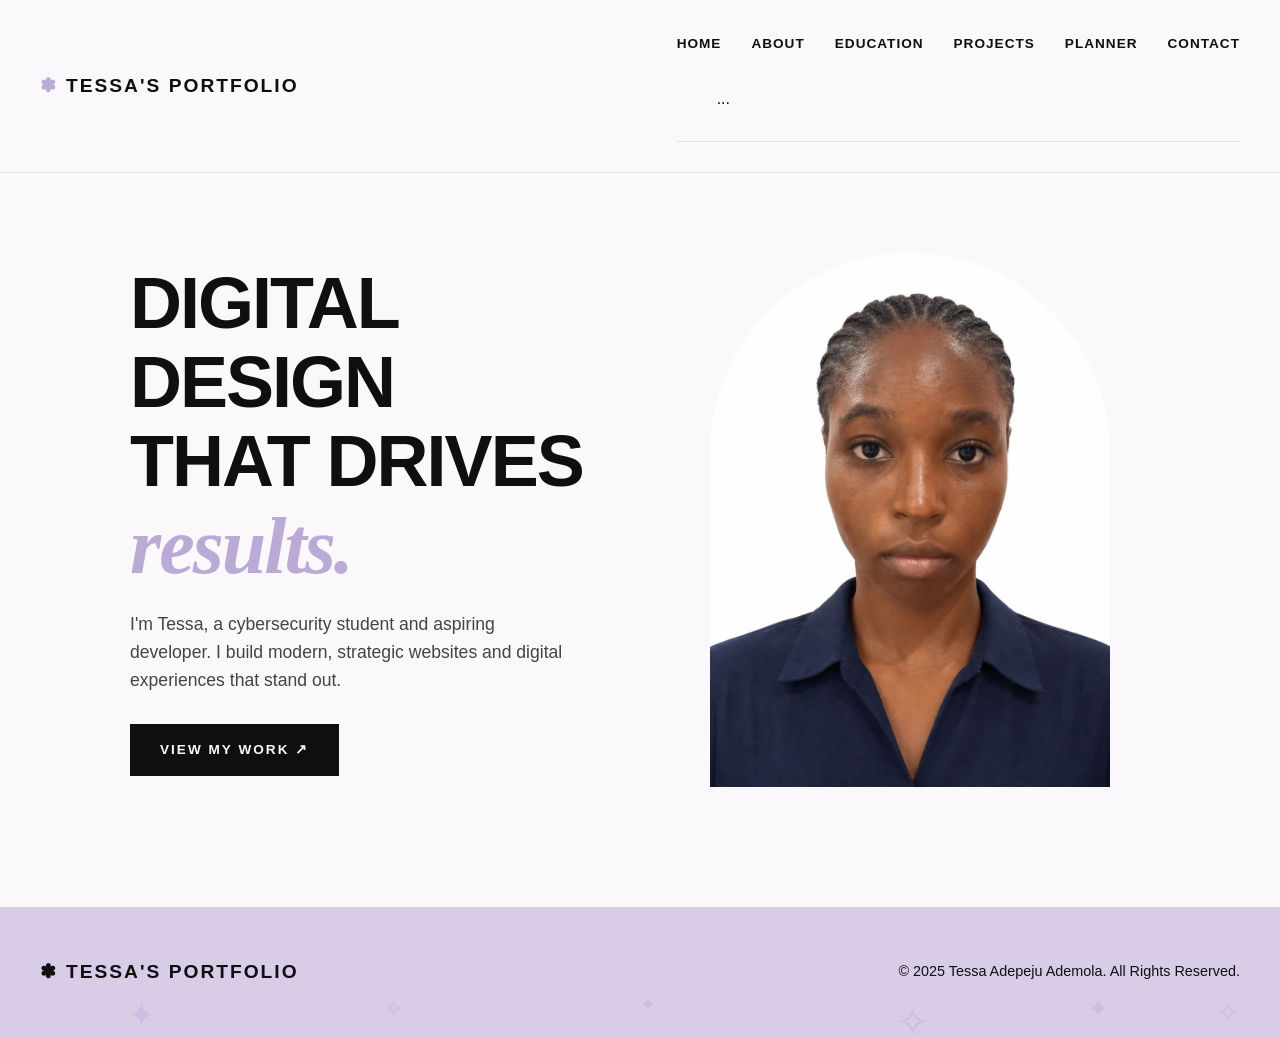
<file: index.html>
<header>
    <h1>Tessa's portfolio</h1>
    <nav>
      <ul>
        <li><a href="index.html">Home</a></li>
        <li><a href="about.html">About</a></li>
        <li><a href="education.html">Education</a></li>
        <li><a href="projects.html">Projects</a></li>
        <li><a href="planner.html">Planner</a></li>
        <li><a href="contact.html">Contact</a></li>
      </ul>
      <body>

  <!-- Floating Sparkles -->
  <div class="sparkles">
    <span>✦</span>
    <span>✧</span>
    <span>✦</span>
    <span>✧</span>
    <span>✦</span>
    <span>✧</span>
  </div>

  <header>
  ...
    </nav>
  </header>
  <link rel="stylesheet" href="style.css">
  <main>
    <section class="hero-split">
      
      <div class="hero-text">
        <h2>
          Digital Design<br>
          That Drives<br>
          <em>results.</em>
        </h2>
        <p>I'm Tessa, a cybersecurity student and aspiring developer. I build modern, strategic websites and digital experiences that stand out.</p>
        <a href="projects.html" class="btn-primary">View My Work ↗</a>
      </div>

      <div class="hero-image">
        <!-- MAKE SURE YOUR PHOTO IS NAMED aoki.jpg -->
        <img src="aoki.jpg" alt="Tessa Adepeju Ademola">
      </div>

    </section>
  </main>

  <footer>
    <h1>Tessa's portfolio</h1>
    <p>© 2025 Tessa Adepeju Ademola. All Rights Reserved.</p>
  </footer>
</file>
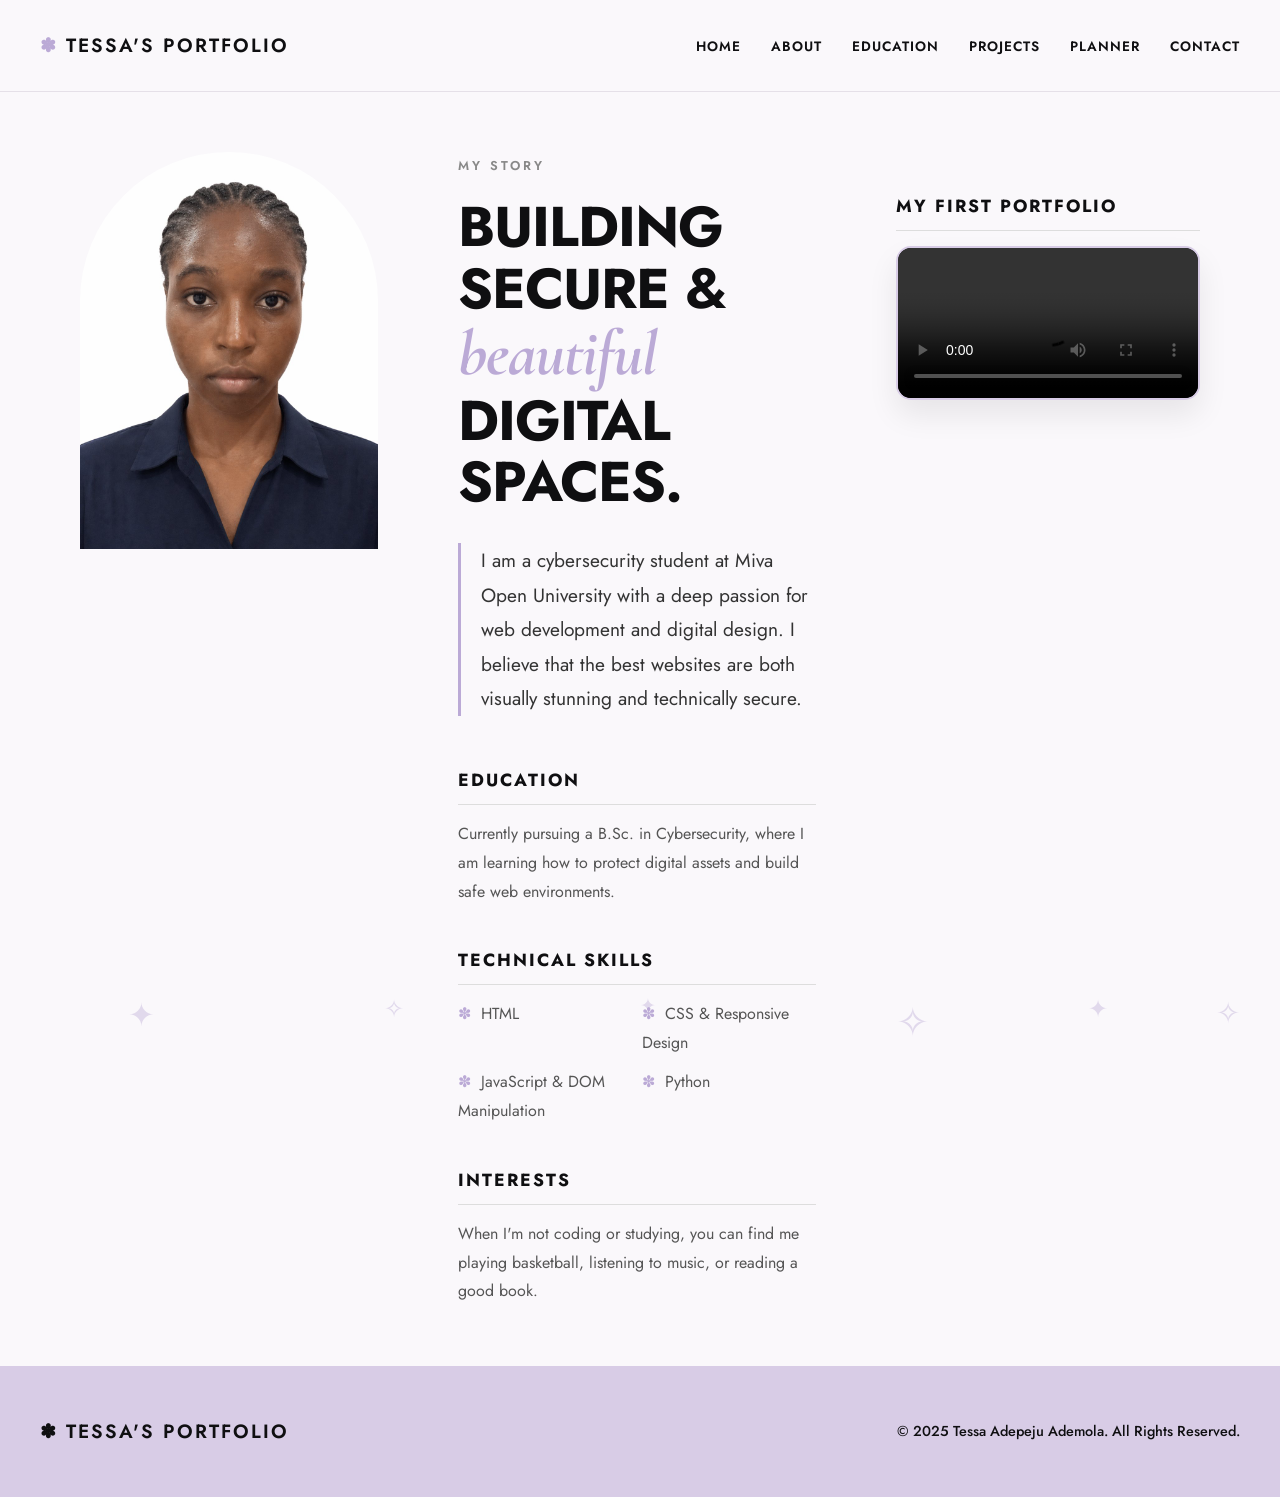
<file: about.html>
<!DOCTYPE html>
<html lang="en">
<head>
  <meta charset="UTF-8">
  <meta name="viewport" content="width=device-width, initial-scale=1.0">
  <title>About | Tessa Studio</title>
  
  <!-- FONTS -->
  <link href="https://fonts.googleapis.com/css2?family=Cormorant+Garamond:ital,wght@0,400;0,600;1,400;1,600&family=Jost:wght@300;400;600&display=swap" rel="stylesheet">
  
  <!-- CSS LINK -->
  <link rel="stylesheet" href="style.css">
</head>
<body>

  <!-- Floating Sparkles -->
  <div class="sparkles">
    <span>✦</span>
    <span>✧</span>
    <span>✦</span>
    <span>✧</span>
    <span>✦</span>
    <span>✧</span>
  </div>

  <header>
    <h1>Tessa's portfolio</h1>
    <nav>
      <ul>
        <li><a href="index.html">Home</a></li>
        <li><a href="about.html">About</a></li>
        <li><a href="education.html">Education</a></li>
        <li><a href="projects.html">Projects</a></li>
        <li><a href="planner.html">Planner</a></li>
        <li><a href="contact.html">Contact</a></li>
      </ul>
    </nav>
  </header>

  <!-- THE ABOUT LAYOUT -->
  <main class="about-layout">
    
    <!-- Left Side: Image -->
    <div class="about-image-container">
      <img src="aoki.jpg" alt="Tessa Adepeju Ademola">
    </div>

    <!-- Right Side: Text -->
    <div class="about-content">
      <span class="section-label">My Story</span>
      <h2>Building secure & <em>beautiful</em> digital spaces.</h2>
      
      <p class="lead-text">I am a cybersecurity student at Miva Open University with a deep passion for web development and digital design. I believe that the best websites are both visually stunning and technically secure.</p>
      
      <div class="about-details">
        <div class="detail-block">
          <h3>Education</h3>
          <p>Currently pursuing a B.Sc. in Cybersecurity, where I am learning how to protect digital assets and build safe web environments.</p>
        </div>
        
        <div class="detail-block">
          <h3>Technical Skills</h3>
          <ul class="skills-list">
            <li>HTML</li>
          <li>CSS & Responsive Design</li>
            <li>JavaScript & DOM Manipulation</li>
            <li>Python</li>
          </ul>
        </div>

        <div class="detail-block">
          <h3>Interests</h3>
          <p>When I'm not coding or studying, you can find me playing basketball, listening to music, or reading a good book.</p>
        </div>
      </div>
    </div>
    <!-- PASTE THIS RIGHT BEFORE THE </main> TAG -->
        <div class="detail-block video-section">
          <h3>My first portfolio</h3>
          <div class="video-container">
            <!-- Replace "my-video.mp4" with your actual video file name -->
            <video controls>
              <source src="video.mp4" type="video/mp4">
              Your browser does not support the video tag.
            </video>
          </div>
          <p style="font-size: 0.85rem; margin-top: 10px; color: #888;">
        
          </p>
        </div>
      </div>
    </div>
  </main>

  </main>

  <footer>
    <h1>Tessa's portfolio</h1>
    <p>© 2025 Tessa Adepeju Ademola. All Rights Reserved.</p>
  </footer>

</body>
</html>
</file>
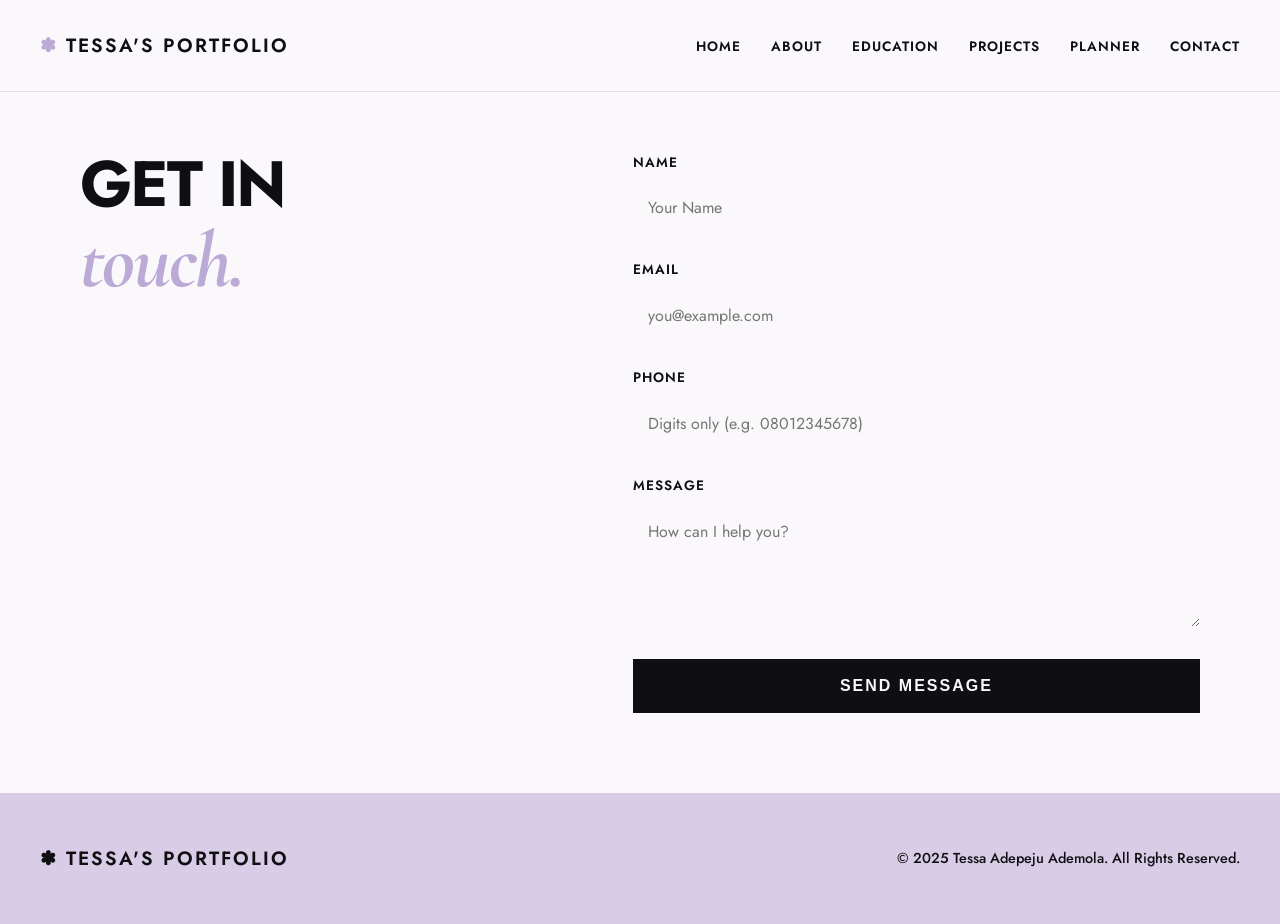
<file: contact.html>
<!DOCTYPE html>
<html lang="en">
<head>
  <meta charset="UTF-8">
  <meta name="viewport" content="width=device-width, initial-scale=1.0">
  <title>Contact | Tessa Studio</title>
  <link href="https://fonts.googleapis.com/css2?family=Cormorant+Garamond:ital,wght@0,400;0,600;1,400;1,600&family=Jost:wght@300;400;600&display=swap" rel="stylesheet">
  <link rel="stylesheet" href="style.css">
</head>
<body>

  <header>
    <h1>Tessa's portfolio</h1>
    <nav>
      <ul>
        <li><a href="index.html">Home</a></li>
        <li><a href="about.html">About</a></li>
        <li><a href="education.html">Education</a></li>
        <li><a href="projects.html">Projects</a></li>
        <li><a href="planner.html">Planner</a></li>
        <li><a href="contact.html">Contact</a></li>
      </ul>
    </nav>
  </header>

  <main class="page-layout">
    <div class="sidebar-title">
      <h2>Get In<br><em>Touch.</em></h2>
    </div>

    <div class="main-content">
      <form id="contactForm" class="contact-form" style="background: none; padding: 0; max-width: 100%;">
        <div class="field">
          <label>Name</label>
          <input type="text" id="name" placeholder="Your Name">
        </div>
        <div class="field">
          <label>Email</label>
          <input type="text" id="email" placeholder="you@example.com">
        </div>
        <div class="field">
          <label>Phone</label>
          <input type="text" id="phone" placeholder="Digits only (e.g. 08012345678)">
        </div>
        <div class="field">
          <label>Message</label>
          <textarea id="message" rows="4" placeholder="How can I help you?"></textarea>
        </div>
        <button type="submit" class="btn-submit">Send Message</button>
        <p id="result" class="result-msg"></p>
      </form>
    </div>
  </main>

  <footer>
    <h1>Tessa's portfolio</h1>
    <p>© 2025 Tessa Adepeju Ademola. All Rights Reserved.</p>
  </footer>

  <script>
    document.getElementById("contactForm").addEventListener("submit", function(e) {
      e.preventDefault();
      const name = document.getElementById("name").value.trim();
      const email = document.getElementById("email").value.trim();
      const phone = document.getElementById("phone").value.trim();
      const message = document.getElementById("message").value.trim();
      const result = document.getElementById("result");

      if (name === "" || email === "" || phone === "" || message === "") {
        result.textContent = "Error: All fields are required.";
        result.style.color = "red";
        return;
      }
      if (!/^[^\s@]+@[^\s@]+\.[^\s@]+$/.test(email)) {
        result.textContent = "Error: Invalid email format.";
        result.style.color = "red";
        return;
      }
      if (!/^\d+$/.test(phone)) {
        result.textContent = "Error: Phone must contain only digits.";
        result.style.color = "red";
        return;
      }
      result.textContent = "Success! Thank you, " + name + ". I'll be in touch.";
      result.style.color = "green";
      this.reset();
    });
  </script>

</body>
</html>
</file>
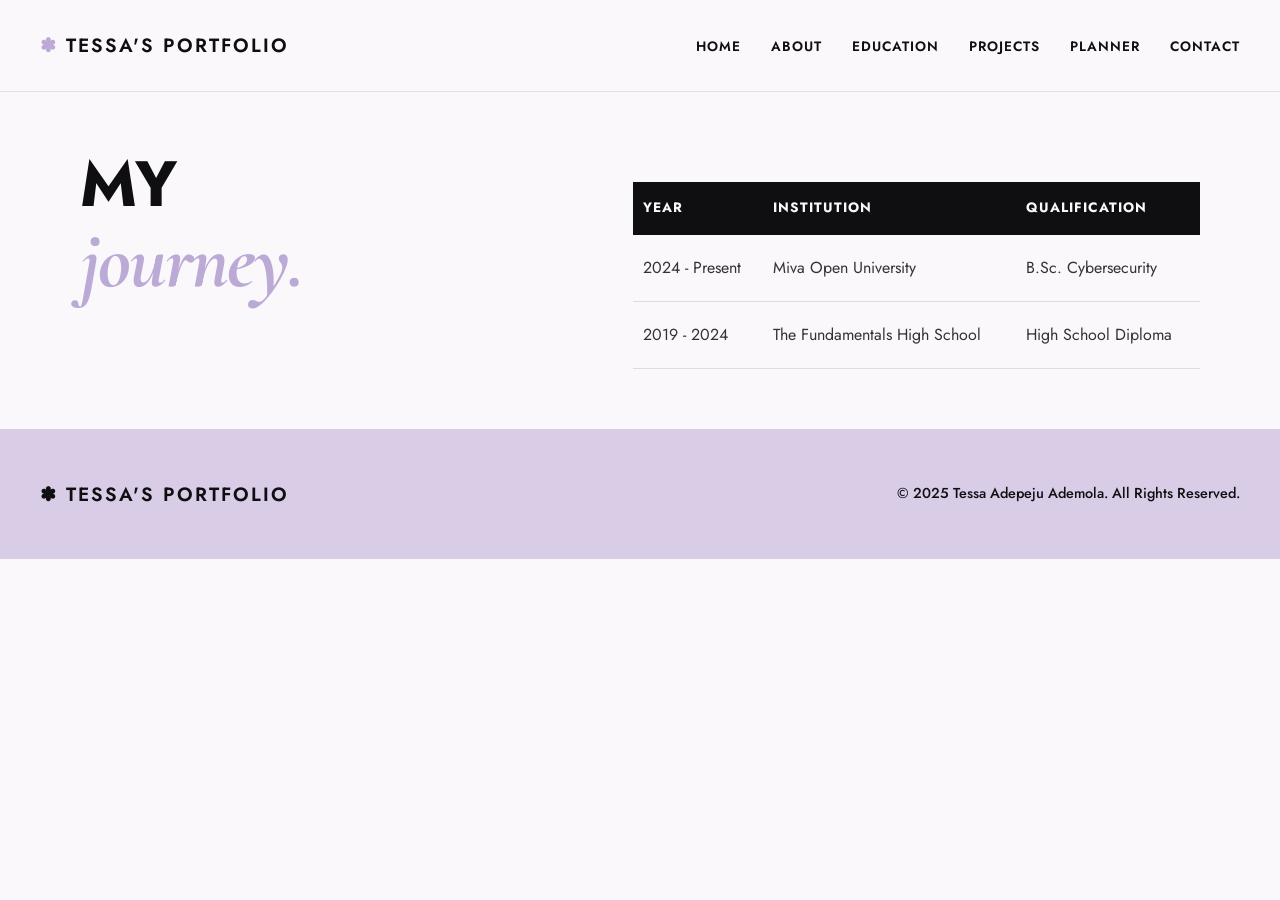
<file: education.html>
<!DOCTYPE html>
<html lang="en">
<head>
  <meta charset="UTF-8">
  <meta name="viewport" content="width=device-width, initial-scale=1.0">
  <title>Education | Tessa Studio</title>
  <link href="https://fonts.googleapis.com/css2?family=Cormorant+Garamond:ital,wght@0,400;0,600;1,400;1,600&family=Jost:wght@300;400;600&display=swap" rel="stylesheet">
  <link rel="stylesheet" href="style.css">
</head>
<body>

  <header>
    <h1>Tessa's portfolio</h1>
    <nav>
      <ul>
        <li><a href="index.html">Home</a></li>
        <li><a href="about.html">About</a></li>
        <li><a href="education.html">Education</a></li>
        <li><a href="projects.html">Projects</a></li>
        <li><a href="planner.html">Planner</a></li>
        <li><a href="contact.html">Contact</a></li>
      </ul>
    </nav>
  </header>

  <main class="page-layout">
    <div class="sidebar-title">
      <h2>My<br><em>Journey.</em></h2>
    </div>

    <div class="main-content">
      <table class="edu-table">
        <thead>
          <tr>
            <th>Year</th>
            <th>Institution</th>
            <th>Qualification</th>
          </tr>
        </thead>
        <tbody>
          <tr>
            <td>2024 - Present</td>
            <td>Miva Open University</td>
            <td>B.Sc. Cybersecurity</td>
          </tr>
          <tr>
            <td>2019 - 2024</td>
            <td>The Fundamentals High School</td>
            <td>High School Diploma</td>
          </tr>
        </tbody>
      </table>
    </div>
  </main>

  <footer>
    <h1>Tessa's portfolio</h1>
    <p>© 2025 Tessa Adepeju Ademola. All Rights Reserved.</p>
  </footer>

</body>
</html>
</file>
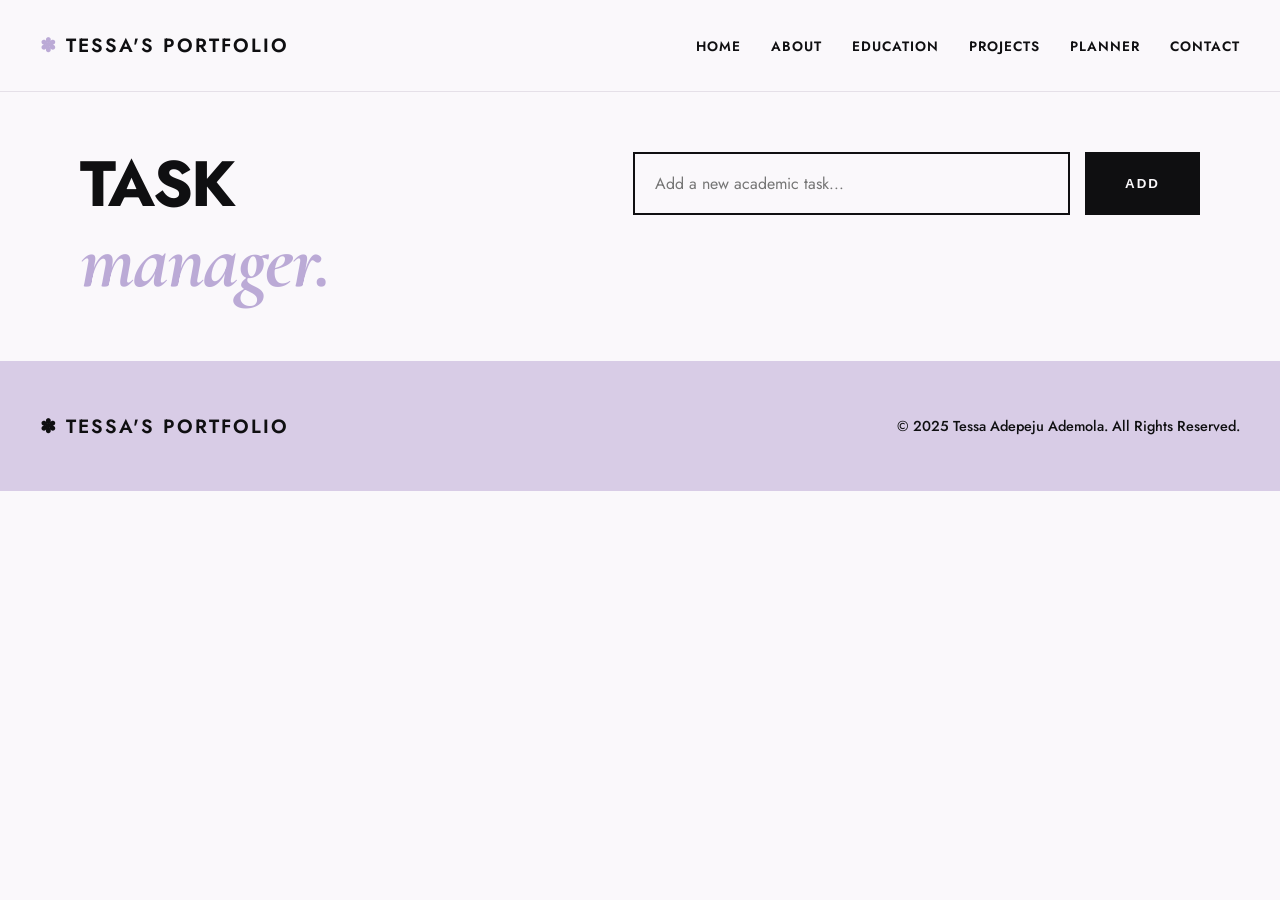
<file: planner.html>
<!DOCTYPE html>
<html lang="en">
<head>
  <meta charset="UTF-8">
  <meta name="viewport" content="width=device-width, initial-scale=1.0">
  <title>Planner | Tessa Studio</title>
  <link href="https://fonts.googleapis.com/css2?family=Cormorant+Garamond:ital,wght@0,400;0,600;1,400;1,600&family=Jost:wght@300;400;600&display=swap" rel="stylesheet">
  <link rel="stylesheet" href="style.css">
</head>
<body>

  <header>
    <h1>Tessa's portfolio</h1>
    <nav>
      <ul>
        <li><a href="index.html">Home</a></li>
        <li><a href="about.html">About</a></li>
        <li><a href="education.html">Education</a></li>
        <li><a href="projects.html">Projects</a></li>
        <li><a href="planner.html">Planner</a></li>
        <li><a href="contact.html">Contact</a></li>
      </ul>
    </nav>
  </header>

  <main class="page-layout">
    <div class="sidebar-title">
      <h2>Task<br><em>Manager.</em></h2>
    </div>

    <div class="main-content">
      <div class="planner-box" style="margin: 0 0 30px 0; max-width: 100%;">
        <input type="text" id="taskInput" placeholder="Add a new academic task...">
        <button id="addBtn">Add</button>
      </div>

      <ul id="taskList" class="task-list" style="max-width: 100%;"></ul>
    </div>
  </main>

  <footer>
    <h1>Tessa's portfolio</h1>
    <p>© 2025 Tessa Adepeju Ademola. All Rights Reserved.</p>
  </footer>

  <script>
    const input = document.getElementById("taskInput");
    const addBtn = document.getElementById("addBtn");
    const list = document.getElementById("taskList");
    let tasks = [];

    function addTask() {
      const text = input.value.trim();
      if (text === "") return;
      tasks.push({ text: text, done: false });
      input.value = "";
      renderTasks();
    }

    function renderTasks() {
      list.innerHTML = "";
      tasks.forEach((task, index) => {
        const li = document.createElement("li");
        li.className = "task-item";
        if (task.done) li.classList.add("done");

        const span = document.createElement("span");
        span.textContent = task.text;
        
        const doneBtn = document.createElement("button");
        doneBtn.textContent = "✓";
        doneBtn.className = "btn-done";
        doneBtn.onclick = () => { tasks[index].done = !tasks[index].done; renderTasks(); };

        const delBtn = document.createElement("button");
        delBtn.textContent = "✕";
        delBtn.className = "btn-del";
        delBtn.onclick = () => { tasks.splice(index, 1); renderTasks(); };

        li.appendChild(span);
        li.appendChild(doneBtn);
        li.appendChild(delBtn);
        list.appendChild(li);
      });
    }

    addBtn.addEventListener("click", addTask);
    input.addEventListener("keypress", (e) => { if (e.key === "Enter") addTask(); });
  </script>

</body>
</html>
</file>
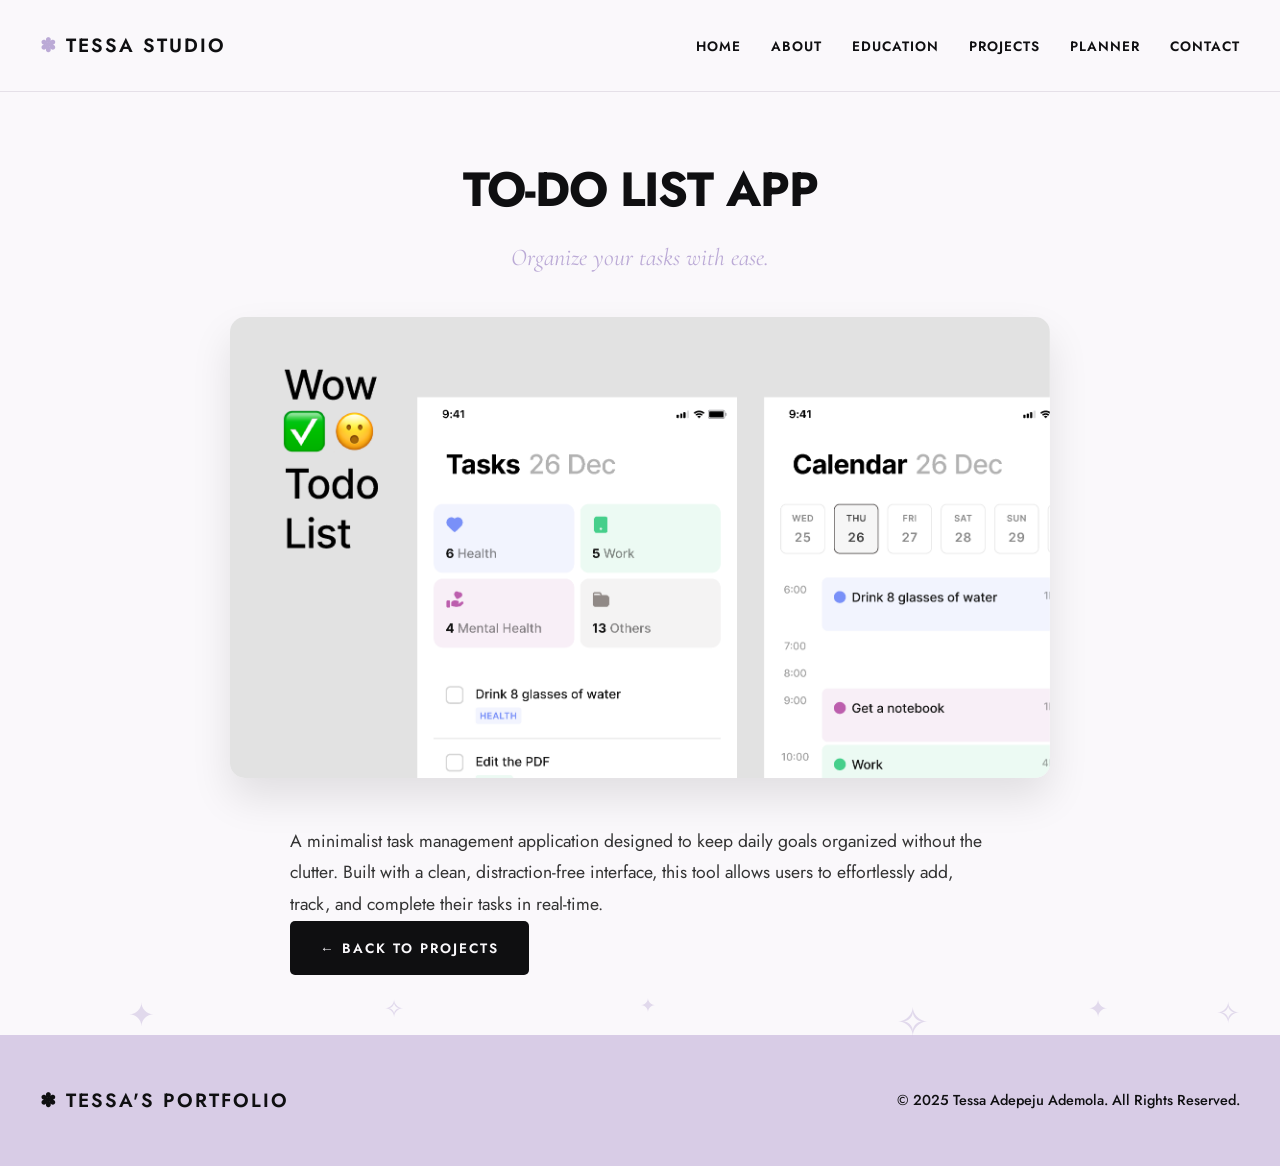
<file: project-3.html>
<!DOCTYPE html>
<html lang="en">
<head>
  <meta charset="UTF-8">
  <meta name="viewport" content="width=device-width, initial-scale=1.0">
  <title>Calculator App | Tessa Studio</title>
  <link href="https://fonts.googleapis.com/css2?family=Cormorant+Garamond:ital,wght@0,400;0,600;1,400;1,600&family=Jost:wght@300;400;600&display=swap" rel="stylesheet">
  <link rel="stylesheet" href="style.css">
</head>
<body>

  <!-- Floating Sparkles -->
  <div class="sparkles">
    <span>✦</span><span>✧</span><span>✦</span><span>✧</span><span>✦</span><span>✧</span>
  </div>

  <header>
    <h1>Tessa Studio</h1>
    <nav>
      <ul>
        <li><a href="index.html">Home</a></li>
        <li><a href="about.html">About</a></li>
        <li><a href="education.html">Education</a></li>
        <li><a href="projects.html">Projects</a></li>
        <li><a href="planner.html">Planner</a></li>
        <li><a href="contact.html">Contact</a></li>
      </ul>
    </nav>
  </header>

  <main class="single-project">
    <h1>To-Do List app</h1>
    <p class="project-tagline">Organize your tasks with ease.</p>
    
    <!-- Change the src to your own image if you have one -->
    <img src="kk.png" alt="To-Do List app Screenshot" class="project-image-large">

    <div class="project-writeup">
<p>A minimalist task management application designed to keep daily goals organized without the clutter. Built with a clean, distraction-free interface, this tool allows users to effortlessly add, track, and complete their tasks in real-time.</p>
    <a href="projects.html" class="back-btn">← Back to Projects</a>
  </main>

  <footer>
    <h1>Tessa's portfolio</h1>
    <p>© 2025 Tessa Adepeju Ademola. All Rights Reserved.</p>
  </footer>

</body>
</html>
</file>
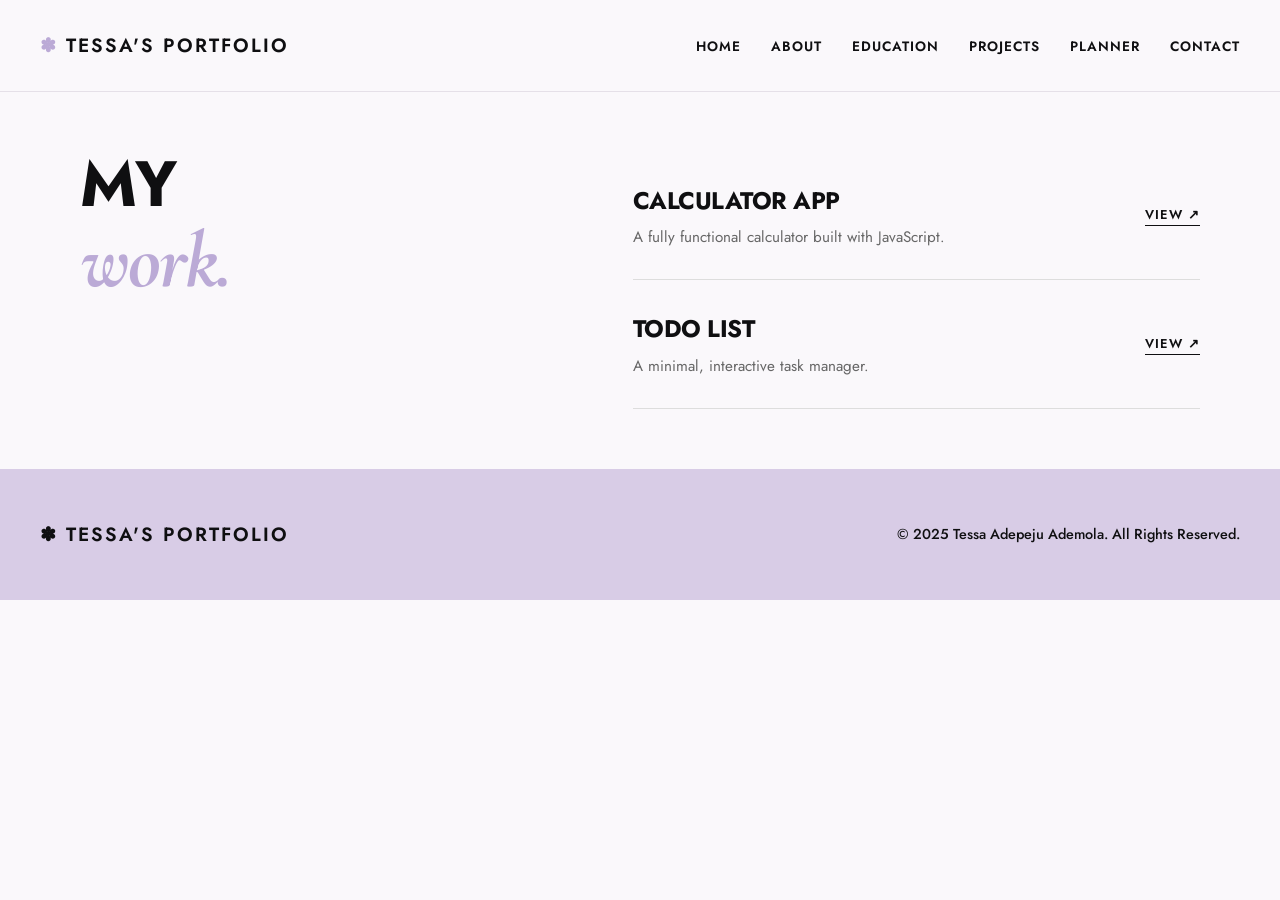
<file: projects.html>
<!DOCTYPE html>
<html lang="en">
<head>
  <meta charset="UTF-8">
  <meta name="viewport" content="width=device-width, initial-scale=1.0">
  <title>Projects | Tessa Studio</title>
  <link href="https://fonts.googleapis.com/css2?family=Cormorant+Garamond:ital,wght@0,400;0,600;1,400;1,600&family=Jost:wght@300;400;600&display=swap" rel="stylesheet">
  <link rel="stylesheet" href="style.css">
</head>
<body>

  <header>
    <h1>Tessa's portfolio</h1>
    <nav>
      <ul>
        <li><a href="index.html">Home</a></li>
        <li><a href="about.html">About</a></li>
        <li><a href="education.html">Education</a></li>
        <li><a href="projects.html">Projects</a></li>
        <li><a href="planner.html">Planner</a></li>
        <li><a href="contact.html">Contact</a></li>
      </ul>
    </nav>
  </header>

 <main class="page-layout">
    <div class="sidebar-title">
      <h2>My<br><em>Work.</em></h2>
    </div>

    <div class="main-content">
      <!-- Project 1 -->
      <div class="project-item">
        <div>
          <h3>Calculator App</h3>
          <p>A fully functional calculator built with JavaScript.</p>
        </div>
        <a href="project-1.html" class="project-link">View ↗</a>
      </div>

      <!-- Project 3 -->
      <div class="project-item">
        <div>
          <h3>Todo List</h3>
          <p>A minimal, interactive task manager.</p>
        </div>
        <a href="project-3.html" class="project-link">View ↗</a>
      </div>
    </div>
  </main>

  <footer>
    <h1>Tessa's portfolio</h1>
    <p>© 2025 Tessa Adepeju Ademola. All Rights Reserved.</p>
  </footer>

</body>
</html>
</file>
<file: style.css>
/* ==========================================
   MODERN LAVENDER & BLACK DESIGN SYSTEM
   ========================================== */
:root {
  --bg:        #faf8fb; /* Off-white background */
  --text:      #0f0f11; /* Deep black text */
  --lavender:  #d8cce6; /* Soft purple */
  --lavender-dark: #bbaad6;
  --card-bg:   #ffffff;
  
  --font-sans: 'Jost', sans-serif;
  --font-serif: 'Cormorant Garamond', serif;
}

* { margin: 0; padding: 0; box-sizing: border-box; }

body {
  background-color: var(--bg);
  color: var(--text);
  font-family: var(--font-sans);
  line-height: 1.6;
}

/* --- HEADER & NAVIGATION (Top Bar) --- */
header {
  background-color: var(--bg);
  padding: 30px 40px;
  display: flex;
  justify-content: space-between;
  align-items: center;
  border-bottom: 1px solid #e5e0e8;
}

header h1 {
  font-size: 1.2rem;
  font-weight: 600;
  letter-spacing: 2px;
  text-transform: uppercase;
}

header h1::before {
  content: "✽";
  color: var(--lavender-dark);
  margin-right: 8px;
}

nav ul {
  display: flex;
  gap: 30px;
  list-style: none;
  align-items: center;
}

nav a {
  color: var(--text);
  text-decoration: none;
  font-size: 0.85rem;
  font-weight: 600;
  text-transform: uppercase;
  letter-spacing: 1px;
  transition: color 0.3s;
}

nav a:hover { color: var(--lavender-dark); }

/* --- PAGE HEADERS (For inner pages) --- */
.page-header {
  text-align: center;
  padding: 80px 20px;
  background-color: var(--bg);
}

.page-header h2 {
  font-family: var(--font-sans);
  font-size: 3.5rem;
  font-weight: 400;
  text-transform: uppercase;
  letter-spacing: -1px;
}

.page-header h2 em {
  font-family: var(--font-serif);
  font-style: italic;
  color: var(--lavender-dark);
  text-transform: lowercase;
  font-size: 4.5rem;
}

/* --- MAIN CONTENT AREA --- */
main {
  padding: 40px 40px 80px;
  max-width: 1100px;
  margin: 0 auto;
}

/* --- HOME PAGE HERO LAYOUT --- */
.hero-split {
  display: flex;
  align-items: center;
  gap: 60px;
  padding: 40px 0;
}

.hero-text { flex: 1; }
.hero-text h2 {
  font-size: 4.5rem;
  line-height: 1.1;
  text-transform: uppercase;
  margin-bottom: 20px;
  letter-spacing: -2px;
}

.hero-text h2 em {
  font-family: var(--font-serif);
  font-style: italic;
  color: var(--lavender-dark);
  text-transform: lowercase;
  font-size: 5rem;
  display: block;
}

.hero-text p {
  font-size: 1.1rem;
  max-width: 450px;
  margin-bottom: 30px;
  color: #444;
}

.hero-image {
  flex: 1;
  position: relative;
}

.hero-image img {
  width: 100%;
  max-width: 400px;
  border-radius: 200px 200px 0 0; /* The arched window effect */
  display: block;
  margin: 0 auto;
}

/* Primary Button */
.btn-primary {
  display: inline-block;
  background-color: var(--text);
  color: var(--bg);
  padding: 15px 30px;
  text-decoration: none;
  font-size: 0.85rem;
  font-weight: 600;
  text-transform: uppercase;
  letter-spacing: 2px;
  transition: background 0.3s;
}

.btn-primary:hover { background-color: var(--lavender-dark); color: var(--text); }

/* --- CARDS (For Projects & Education) --- */
.card-grid {
  display: grid;
  grid-template-columns: repeat(auto-fit, minmax(300px, 1fr));
  gap: 30px;
  margin-top: 40px;
}

.card {
  background-color: var(--lavender);
  padding: 40px 30px;
  border-radius: 15px;
  text-align: left;
  transition: transform 0.3s;
}

.card:hover { transform: translateY(-5px); }

.card h3 {
  font-size: 1.5rem;
  text-transform: uppercase;
  margin-bottom: 15px;
  letter-spacing: -0.5px;
}

.card p { color: var(--text); font-size: 0.95rem; }

/* --- EDUCATION TABLE --- */
.edu-table {
  width: 100%;
  border-collapse: collapse;
  margin-top: 30px;
}

.edu-table th {
  background-color: var(--text);
  color: var(--bg);
  padding: 20px;
  text-align: left;
  text-transform: uppercase;
  letter-spacing: 1px;
  font-size: 0.85rem;
}

.edu-table td {
  padding: 20px;
  border-bottom: 1px solid #d8cce6;
  font-size: 1rem;
}

/* --- PLANNER PAGE --- */
.planner-box {
  display: flex;
  gap: 15px;
  max-width: 700px;
  margin: 0 auto 40px auto;
}

.planner-box input {
  flex: 1;
  padding: 18px 20px;
  border: 2px solid var(--text);
  background-color: transparent;
  font-family: var(--font-sans);
  font-size: 1rem;
  outline: none;
}

.planner-box input:focus { border-color: var(--lavender-dark); }

.planner-box button {
  padding: 0 40px;
  background-color: var(--text);
  color: var(--bg);
  border: none;
  font-weight: 600;
  text-transform: uppercase;
  letter-spacing: 2px;
  cursor: pointer;
}

.planner-box button:hover { background-color: var(--lavender-dark); color: var(--text); }

.task-list { list-style: none; max-width: 700px; margin: 0 auto; }

.task-item {
  background-color: var(--lavender);
  padding: 18px 25px;
  margin-bottom: 15px;
  border-radius: 10px;
  display: flex;
  justify-content: space-between;
  align-items: center;
  font-weight: 500;
}

.task-item.done span { text-decoration: line-through; opacity: 0.5; }

.btn-done, .btn-del {
  background: var(--text);
  color: var(--bg);
  border: none;
  width: 35px;
  height: 35px;
  border-radius: 50%;
  cursor: pointer;
  margin-left: 10px;
}

/* --- CONTACT PAGE --- */
.contact-form {
  max-width: 600px;
  margin: 0 auto;
  background-color: var(--lavender);
  padding: 50px;
  border-radius: 20px;
}

.field { margin-bottom: 25px; text-align: left; }

.field label {
  display: block;
  margin-bottom: 8px;
  font-size: 0.85rem;
  font-weight: 600;
  text-transform: uppercase;
  letter-spacing: 1px;
}

.field input, .field textarea {
  width: 100%;
  padding: 15px;
  border: none;
  background-color: var(--bg);
  font-family: var(--font-sans);
  font-size: 1rem;
  outline: none;
}

.btn-submit {
  width: 100%;
  padding: 18px;
  background-color: var(--text);
  color: var(--bg);
  border: none;
  font-size: 1rem;
  font-weight: 600;
  cursor: pointer;
  text-transform: uppercase;
  letter-spacing: 2px;
}

.btn-submit:hover { background-color: var(--lavender-dark); color: var(--text); }

.result-msg { text-align: center; margin-top: 20px; font-weight: 600; }

/* --- FOOTER --- */
footer {
  background-color: var(--lavender);
  color: var(--text);
  padding: 50px 40px;
  display: flex;
  justify-content: space-between;
  align-items: center;
}

footer h1 {
  font-size: 1.2rem;
  font-weight: 600;
  letter-spacing: 2px;
  text-transform: uppercase;
}

footer h1::before {
  content: "✽";
  margin-right: 8px;
}

footer p {
  font-size: 0.9rem;
  font-weight: 500;
}

/* --- MOBILE RESPONSIVENESS (Required) --- */
@media (max-width: 768px) {
  header { flex-direction: column; gap: 20px; padding: 20px; }
  nav ul { flex-wrap: wrap; justify-content: center; gap: 15px; }
  
  .hero-split { flex-direction: column-reverse; text-align: center; gap: 30px; }
  .hero-text h2 { font-size: 3rem; }
  .hero-text h2 em { font-size: 3.5rem; }
  .hero-text p { margin: 0 auto 20px; }
  
  .page-header h2 { font-size: 2.5rem; }
  .page-header h2 em { font-size: 3rem; }
  
  .planner-box { flex-direction: column; }
  .planner-box button { padding: 18px; }
  
  footer { flex-direction: column; gap: 15px; text-align: center; }
}/* ---------- BUSINESS & CLASSY ABOUT PAGE ---------- */
.about-layout {
  display: flex;
  gap: 80px;
  max-width: 1200px;
  margin: 60px auto;
  padding: 0 40px;
  align-items: flex-start;
}

/* Left side image */
.about-image-container {
  flex: 1;
  position: sticky;
  top: 120px; /* Keeps image in view while scrolling text */
}

.about-image-container img {
  width: 100%;
  border-radius: 200px 200px 0 0; /* Matches the homepage arch */
  display: block;
  filter: grayscale(20%); /* Gives it a subtle, high-end editorial look */
}

/* Right side text */
.about-content {
  flex: 1.2;
}

.section-label {
  display: inline-block;
  font-size: 0.8rem;
  font-weight: 600;
  text-transform: uppercase;
  letter-spacing: 3px;
  color: #888;
  margin-bottom: 20px;
}

.about-content h2 {
  font-size: 3.5rem;
  line-height: 1.1;
  text-transform: uppercase;
  letter-spacing: -1px;
  margin-bottom: 30px;
}

.about-content h2 em {
  font-family: var(--font-serif);
  font-style: italic;
  text-transform: lowercase;
  color: var(--lavender-dark);
  font-size: 4rem;
}

.lead-text {
  font-size: 1.2rem;
  color: #333;
  line-height: 1.8;
  margin-bottom: 50px;
  border-left: 3px solid var(--lavender-dark);
  padding-left: 20px;
}

.about-details {
  display: flex;
  flex-direction: column;
  gap: 40px;
}

.detail-block h3 {
  font-size: 1.1rem;
  text-transform: uppercase;
  letter-spacing: 2px;
  margin-bottom: 15px;
  border-bottom: 1px solid #ddd;
  padding-bottom: 10px;
}

.detail-block p, .skills-list {
  font-size: 1rem;
  color: #555;
  line-height: 1.8;
}

.skills-list {
  list-style: none;
  display: grid;
  grid-template-columns: 1fr 1fr; /* Two columns for skills */
  gap: 10px;
}

.skills-list li::before {
  content: "✽";
  color: var(--lavender-dark);
  margin-right: 10px;
}

/* Mobile responsiveness */
@media (max-width: 900px) {
  .about-layout {
    flex-direction: column;
    gap: 40px;
  }
  
  .about-image-container {
    position: static;
    max-width: 400px;
    margin: 0 auto;
  }

  .about-content h2 { font-size: 2.5rem; }
  .about-content h2 em { font-size: 3rem; }
  
  .skills-list {
    grid-template-columns: 1fr; /* One column on mobile */
  }
}/* ---------- BUSINESS LAYOUT FOR ALL PAGES ---------- */
.page-layout {
  display: flex;
  gap: 80px;
  max-width: 1200px;
  margin: 60px auto;
  padding: 0 40px;
  align-items: flex-start;
}

.sidebar-title {
  flex: 1;
  position: sticky;
  top: 120px;
}

.sidebar-title h2 {
  font-size: 4rem;
  line-height: 1;
  text-transform: uppercase;
  letter-spacing: -2px;
}

.sidebar-title h2 em {
  font-family: var(--font-serif);
  font-style: italic;
  text-transform: lowercase;
  color: var(--lavender-dark);
  font-size: 5rem;
  display: block;
  margin-top: 5px;
}

.main-content {
  flex: 1.2;
}

/* Minimalist Project Cards */
.project-item {
  border-bottom: 1px solid #ddd;
  padding: 30px 0;
  display: flex;
  justify-content: space-between;
  align-items: center;
  transition: padding 0.3s;
}

.project-item:hover {
  padding-left: 10px;
}

.project-item h3 {
  font-size: 1.5rem;
  text-transform: uppercase;
  letter-spacing: -0.5px;
}

.project-item p {
  color: #666;
  margin-top: 5px;
  font-size: 0.95rem;
}

.project-link {
  color: var(--text);
  text-decoration: none;
  font-weight: 600;
  text-transform: uppercase;
  font-size: 0.8rem;
  letter-spacing: 1px;
  border-bottom: 1px solid var(--text);
}

/* Table Styling */
.edu-table {
  width: 100%;
  border-collapse: collapse;
}

.edu-table th {
  text-align: left;
  padding: 15px 10px;
  border-bottom: 2px solid var(--text);
  text-transform: uppercase;
  font-size: 0.85rem;
  letter-spacing: 1px;
}

.edu-table td {
  padding: 20px 10px;
  border-bottom: 1px solid #ddd;
  color: #333;
}

/* Mobile responsiveness */
@media (max-width: 900px) {
  .page-layout {
    flex-direction: column;
    gap: 40px;
  }
  .sidebar-title {
    position: static;
  }
  .sidebar-title h2 { font-size: 3rem; }
  .sidebar-title h2 em { font-size: 3.5rem; }
}
/* ---------- CUTE HOMEPAGE ANIMATIONS ---------- */

/* 1. Fade Up for the Text */
.hero-text h2 {
  animation: fadeUp 1s ease-out forwards;
}

.hero-text p {
  opacity: 0;
  animation: fadeUp 1s ease-out 0.3s forwards; /* 0.3s delay */
}

.hero-text .btn-primary {
  opacity: 0;
  animation: fadeUp 1s ease-out 0.6s forwards; /* 0.6s delay */
}

@keyframes fadeUp {
  from {
    opacity: 0;
    transform: translateY(30px);
  }
  to {
    opacity: 1;
    transform: translateY(0);
  }
}

/* 2. Floating Animation for the Arch Image */
.hero-image img {
  animation: floatUp 6s ease-in-out infinite;
}

@keyframes floatUp {
  0% { transform: translateY(0px); }
  50% { transform: translateY(-15px); } /* floats up by 15px */
  100% { transform: translateY(0px); }
}
/* ---------- CUTE HOMEPAGE ANIMATIONS ---------- */

/* 1. Fade Up for the Text */
.hero-text h2 {
  animation: fadeUp 1s ease-out forwards;
}

.hero-text p {
  opacity: 0;
  animation: fadeUp 1s ease-out 0.3s forwards; /* 0.3s delay */
}

.hero-text .btn-primary {
  opacity: 0;
  animation: fadeUp 1s ease-out 0.6s forwards; /* 0.6s delay */
}

@keyframes fadeUp {
  from {
    opacity: 0;
    transform: translateY(30px);
  }
  to {
    opacity: 1;
    transform: translateY(0);
  }
}

/* 2. Floating Animation for the Arch Image */
.hero-image img {
  animation: floatUp 6s ease-in-out infinite;
}

@keyframes floatUp {
  0% { transform: translateY(0px); }
  50% { transform: translateY(-15px); } /* floats up by 15px */
  100% { transform: translateY(0px); }
}
/* ---------- FLOATING SPARKLES ---------- */
.sparkles {
  position: fixed;
  top: 0;
  left: 0;
  width: 100vw;
  height: 100vh;
  pointer-events: none; /* stops them from blocking your clicks */
  z-index: 999;
}

.sparkles span {
  position: absolute;
  color: var(--lavender-dark);
  opacity: 0.4;
  font-size: 1.5rem;
  animation: floatAndFade 8s linear infinite;
}

/* Stagger their positions and animations so they don't move in sync */
.sparkles span:nth-child(1) { left: 10%; top: 110%; animation-duration: 9s; font-size: 2rem; }
.sparkles span:nth-child(2) { left: 30%; top: 110%; animation-duration: 12s; animation-delay: 2s; }
.sparkles span:nth-child(3) { left: 50%; top: 110%; animation-duration: 7s; animation-delay: 4s; font-size: 1.2rem; }
.sparkles span:nth-child(4) { left: 70%; top: 110%; animation-duration: 10s; animation-delay: 1s; font-size: 2.5rem; }
.sparkles span:nth-child(5) { left: 85%; top: 110%; animation-duration: 11s; animation-delay: 5s; }
.sparkles span:nth-child(6) { left: 95%; top: 110%; animation-duration: 8s; animation-delay: 3s; font-size: 1.8rem; }

@keyframes floatAndFade {
  0% {
    transform: translateY(0) rotate(0deg);
    opacity: 0;
  }
  10% {
    opacity: 0.6;
  }
  90% {
    opacity: 0.6;
  }
  100% {
    transform: translateY(-120vh) rotate(360deg); /* Floats to top and spins */
    opacity: 0;
  }
}

/* ---------- NAVIGATION SPARKLE HOVER ---------- */
nav a {
  position: relative;
  overflow: hidden;
}

/* Adds a tiny sparkle next to the link when you hover */
nav a::after {
  content: "✦";
  color: var(--lavender-dark);
  font-size: 0.7rem;
  position: absolute;
  right: -15px;
  top: 50%;
  transform: translateY(-50%) scale(0);
  transition: transform 0.3s cubic-bezier(0.175, 0.885, 0.32, 1.275);
}

nav a:hover::after {
  transform: translateY(-50%) scale(1.5);
}
/* ---------- VIDEO SECTION ---------- */
.video-section {
  margin-top: 40px;
}

.video-container {
  width: 100%;
  border-radius: 15px;
  overflow: hidden;
  box-shadow: 0 15px 30px rgba(0,0,0,0.08);
  border: 2px solid var(--lavender);
  background-color: var(--text); /* Black background while loading */
}

.video-container video {
  width: 100%;
  display: block;
  object-fit: cover;
}
/* ---------- SINGLE PROJECT PAGE ---------- */
.single-project {
  max-width: 900px;
  margin: 60px auto;
  padding: 0 40px;
  text-align: center;
}

.single-project h1 {
  font-size: 3rem;
  text-transform: uppercase;
  letter-spacing: -1px;
  margin-bottom: 10px;
}

.single-project .project-tagline {
  font-family: var(--font-serif);
  font-style: italic;
  font-size: 1.5rem;
  color: var(--lavender-dark);
  margin-bottom: 40px;
}

.project-image-large {
  width: 100%;
  max-height: 500px;
  object-fit: cover;
  border-radius: 15px;
  box-shadow: 0 20px 40px rgba(0,0,0,0.1);
  margin-bottom: 40px;
}

.project-writeup {
  text-align: left;
  font-size: 1.1rem;
  line-height: 1.8;
  color: #333;
  max-width: 700px;
  margin: 0 auto 40px auto;
}

.back-btn {
  display: inline-block;
  padding: 15px 30px;
  background-color: var(--text);
  color: var(--bg);
  text-decoration: none;
  font-size: 0.85rem;
  font-weight: 600;
  text-transform: uppercase;
  letter-spacing: 2px;
  border-radius: 5px;
  transition: background 0.3s;
}

.back-btn:hover {
  background-color: var(--lavender-dark);
  color: var(--text);
}
</file>
